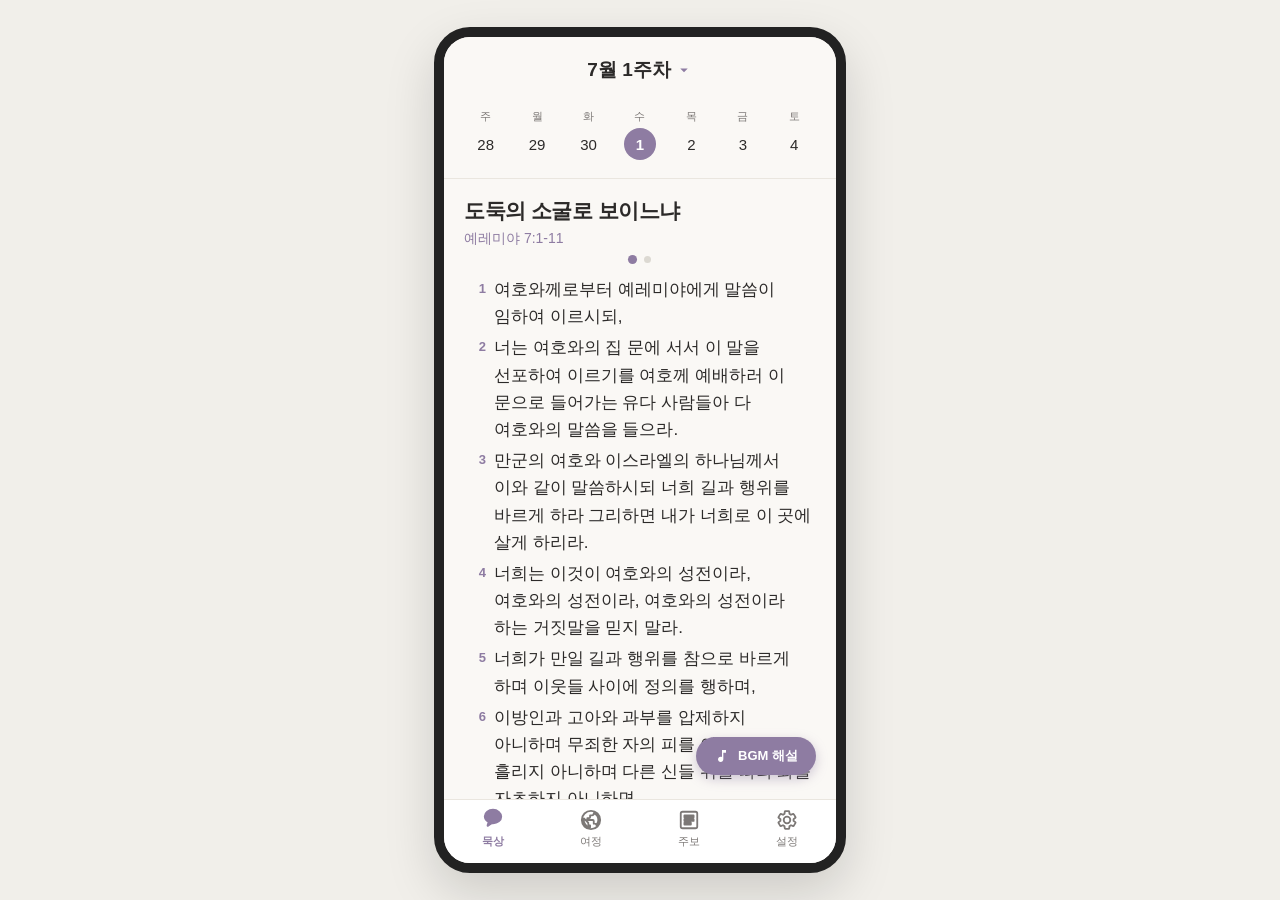
<file: index.html>
<!DOCTYPE html>
<html lang="ko">
<head>
  <meta charset="UTF-8">
  <meta name="viewport" content="width=device-width, initial-scale=1.0, maximum-scale=1.0, user-scalable=no">
  <title>아이워십 (iWorship) QT</title>
  <link rel="stylesheet" href="style.css">
</head>
<body>

  <!-- 데스크톱 브라우저에서 모바일 크기로 보이게 하는 디바이스 쉘 -->
  <div class="device-shell">
    
    <!-- 상단 앱 헤더 영역 (묵상 탭에서 노출) -->
    <header class="app-header" id="app-header">
      <div class="week-selector-container">
        <button class="week-selector-btn" id="week-selector-btn">
          <span id="current-week-label">7월 1주차</span>
          <svg class="icon dropdown-icon" viewBox="0 0 24 24"><path d="M7 10l5 5 5-5z"/></svg>
        </button>
      </div>
      
      <!-- 주간 가로 달력 스트립 -->
      <div class="weekly-strip" id="weekly-strip">
        <!-- JS에서 동적으로 채워짐 -->
      </div>
    </header>

    <!-- 메인 컨텐츠 영역 -->
    <main class="content-container">
      
      <!-- 1. 묵상 스크린 -->
      <section class="screen active" id="screen-meditation">
        <div class="screen-header">
          <h2 class="meditation-title" id="meditation-title">도둑의 소굴로 보이느냐</h2>
          <span class="meditation-ref" id="meditation-ref">예레미야 7:1-11</span>
        </div>
        
        <!-- 말씀 / 기록 페이지 지시자 도트 -->
        <div class="page-indicator">
          <span class="dot active" id="dot-page1" onclick="meditationSwipe(0)"></span>
          <span class="dot" id="dot-page2" onclick="meditationSwipe(1)"></span>
        </div>

        <!-- 슬라이더 컨테이너 -->
        <div class="swipe-viewport">
          <div class="swipe-slider" id="meditation-slider">
            
            <!-- Page 1: 말씀 독서 영역 -->
            <div class="swipe-page" id="meditation-page1">
              <div class="scripture-container" id="scripture-container">
                <!-- JS에서 동적으로 성경 절 렌더링 -->
              </div>
              
              <!-- 말씀 해설 BGM 플로팅 버튼 -->
              <button class="bgm-floating-btn" id="bgm-btn">
                <svg class="icon" viewBox="0 0 24 24"><path d="M12 3v10.55c-.59-.34-1.27-.55-2-.55-2.21 0-4 1.79-4 4s1.79 4 4 4 4-1.79 4-4V7h4V3h-6z"/></svg>
                <span>BGM 해설</span>
              </button>
            </div>
            
            <!-- Page 2: 기록 / 양식 작성 영역 (평일/주일 양식 스위칭) -->
            <div class="swipe-page" id="meditation-page2">
              <div class="forms-scroll-container">
                <!-- 평일/주일 양식이 들어갈 영역 -->
                <div id="meditation-form-content"></div>
                
                <!-- 카카오톡 공유 버튼 -->
                <button class="share-kakao-btn" id="share-kakao-btn">
                  <svg class="icon" viewBox="0 0 24 24"><path d="M12 3c-4.97 0-9 3.185-9 7.115 0 2.547 1.685 4.784 4.22 6.007-.272.935-.98 3.376-1.123 3.886-.18.647.218.638.46.478.188-.124 3.013-2.032 4.195-2.825.405.059.82.09 1.248.09 4.97 0 9-3.186 9-7.116S16.97 3 12 3z"/></svg>
                  <span>오늘의 묵상 카톡 공유하기</span>
                </button>
              </div>
            </div>
            
          </div>
        </div>
      </section>

      <!-- 2. 여정 스크린 (달력 및 기록 피드) -->
      <section class="screen" id="screen-journey">
        <div class="journey-header">
          <h2>나의 묵상 여정</h2>
          <div class="month-selector">
            <span>2026년 7월</span>
          </div>
        </div>
        
        <div class="journey-scroll-area">
          <!-- 달력 그리드 -->
          <div class="calendar-card">
            <div class="calendar-weekdays">
              <div>일</div><div>월</div><div>화</div><div>수</div><div>목</div><div>금</div><div>토</div>
            </div>
            <div class="calendar-days" id="calendar-days-grid">
              <!-- JS에서 동적으로 7월 그리드 생성 -->
            </div>
          </div>
          
          <!-- 통계 카드 -->
          <div class="stats-card">
            <h3>7월 묵상 통계</h3>
            <div class="stats-row">
              <div class="stats-item">
                <span class="stats-num" id="stats-percentage">0%</span>
                <span class="stats-label">묵상 완료율</span>
              </div>
              <div class="stats-item">
                <span class="stats-num" id="stats-count">0일</span>
                <span class="stats-label">완료 일수</span>
              </div>
            </div>
          </div>
          
          <!-- 기록 피드 -->
          <div class="feed-section">
            <div class="feed-filter-bar">
              <button class="filter-chip active" data-filter="all">전체</button>
              <button class="filter-chip" data-filter="gratitude">#감사</button>
              <button class="filter-chip" data-filter="prayer">#기도</button>
              <button class="filter-chip" data-filter="sermon">#설교노트</button>
            </div>
            
            <div class="feed-list" id="feed-list-container">
              <!-- JS에서 기록 피드 렌더링 -->
            </div>
          </div>
        </div>
      </section>

      <!-- 3. 주보 스크린 -->
      <section class="screen" id="screen-bulletin">
        <div class="bulletin-header">
          <h2>교회 주보</h2>
          <select class="bulletin-select" id="bulletin-select">
            <!-- JS에서 동적으로 과거 주보 리스트 채움 -->
          </select>
        </div>
        
        <div class="bulletin-slider-container">
          <div class="bulletin-slider" id="bulletin-slider">
            <!-- 주보 이미지 카드들이 가변으로 로드됨 -->
          </div>
          
          <div class="bulletin-nav">
            <button class="bulletin-nav-btn" id="bulletin-prev-btn">&lt;</button>
            <span class="bulletin-page-indicator" id="bulletin-page-indicator">1 / 1</span>
            <button class="bulletin-nav-btn" id="bulletin-next-btn">&gt;</button>
          </div>
        </div>
      </section>

      <!-- 4. 설정 스크린 -->
      <section class="screen" id="screen-settings">
        <div class="settings-header">
          <h2>설정</h2>
        </div>
        
        <div class="settings-list">
          <div class="settings-group">
            <h3>동기화 및 백업</h3>
            <div class="settings-item">
              <div class="settings-label-desc">
                <span class="settings-title">PC 서버 주소 설정</span>
                <span class="settings-desc">데이터 동기화 및 백업용 서버 URL</span>
              </div>
              <input type="text" class="settings-input" id="server-url-input" value="http://192.168.0.100:8080">
            </div>
            
            <div class="settings-actions">
              <button class="settings-btn primary" id="btn-sync-push">서버에 내 기록 백업하기 (Sync Push)</button>
              <button class="settings-btn" id="btn-sync-pull">서버에서 기록 불러오기 (Sync Pull)</button>
            </div>
          </div>
          
          <div class="settings-group">
            <h3>사용자 환경</h3>
            <div class="settings-item">
              <span class="settings-title">성경 폰트 크기</span>
              <div class="font-size-slider-container">
                <span>가</span>
                <input type="range" class="font-slider" id="font-size-slider" min="14" max="24" value="17">
                <span style="font-size: 20px;">가</span>
              </div>
            </div>
            <div class="settings-item">
              <span class="settings-title">알림 설정</span>
              <label class="switch-toggle">
                <input type="checkbox" checked>
                <span class="slider-round"></span>
              </label>
            </div>
          </div>
        </div>
      </section>

    </main>

    <!-- 하단 탭 내비게이션 바 -->
    <nav class="bottom-nav">
      <button class="nav-item active" data-target="screen-meditation">
        <svg class="nav-icon" viewBox="0 0 24 24">
          <path d="M12 3c-4.97 0-9 3.185-9 7.115 0 2.547 1.685 4.784 4.22 6.007-.272.935-.98 3.376-1.123 3.886-.18.647.218.638.46.478.188-.124 3.013-2.032 4.195-2.825.405.059.82.09 1.248.09 4.97 0 9-3.186 9-7.116S16.97 3 12 3z"/>
        </svg>
        <span>묵상</span>
      </button>
      
      <button class="nav-item" data-target="screen-journey">
        <svg class="nav-icon" viewBox="0 0 24 24">
          <path d="M12 2C6.48 2 2 6.48 2 12s4.48 10 10 10 10-4.48 10-10S17.52 2 12 2zm-1 17.93c-3.95-.49-7-3.85-7-7.93 0-.62.08-1.21.21-1.79L9 15v1c0 1.1.9 2 2 2v1.93zm6.9-2.53c-.26-.81-1-1.4-1.9-1.4h-1v-3c0-.55-.45-1-1-1h-6v-2h2c.55 0 1-.45 1-1V7h2c1.1 0 2-.9 2-2v-.41c2.93 1.19 5 4.06 5 7.41 0 2.08-.8 3.97-2.1 5.4z"/>
        </svg>
        <span>여정</span>
      </button>
      
      <button class="nav-item" data-target="screen-bulletin">
        <svg class="nav-icon" viewBox="0 0 24 24">
          <path d="M19 3H5c-1.1 0-2 .9-2 2v14c0 1.1.9 2 2 2h14c1.1 0 2-.9 2-2V5c0-1.1-.9-2-2-2zm-5 14H7v-2h7v2zm3-4H7v-2h10v2zm0-4H7V7h10v2z"/>
        </svg>
        <span>주보</span>
      </button>
      
      <button class="nav-item" data-target="screen-settings">
        <svg class="nav-icon" viewBox="0 0 24 24">
          <path d="M19.14 12.94c.04-.3.06-.61.06-.94 0-.32-.02-.64-.07-.94l2.03-1.58c.18-.14.23-.41.12-.61l-1.92-3.32c-.12-.22-.37-.29-.59-.22l-2.39.96c-.5-.38-1.03-.7-1.62-.94l-.36-2.54c-.04-.24-.24-.41-.48-.41h-3.84c-.24 0-.43.17-.47.41l-.36 2.54c-.59.24-1.13.57-1.62.94l-2.39-.96c-.22-.08-.47 0-.59.22L2.74 8.87c-.12.21-.08.47.12.61l2.03 1.58c-.05.3-.09.63-.09.94s.02.64.07.94l-2.03 1.58c-.18.14-.23.41-.12.61l1.92 3.32c.12.22.37.29.59.22l2.39-.96c.5.38 1.03.7 1.62.94l.36 2.54c.05.24.24.41.48.41h3.84c.24 0 .44-.17.47-.41l.36-2.54c.59-.24 1.13-.56 1.62-.94l2.39.96c.22.08.47 0 .59-.22l1.92-3.32c.12-.22.07-.47-.12-.61l-2.01-1.58zM12 15.6c-1.98 0-3.6-1.62-3.6-3.6s1.62-3.6 3.6-3.6 3.6 1.62 3.6 3.6-1.62 3.6-3.6 3.6z"/>
        </svg>
        <span>설정</span>
      </button>
    </nav>
    
    <!-- 주간 일정 모달 오버레이 (주차 selector 터치 시 개폐) -->
    <div class="modal-overlay" id="weekly-modal">
      <div class="weekly-modal-card">
        <div class="weekly-modal-header">
          <button class="week-nav-btn" id="modal-prev-week">&lt;</button>
          <h3 id="modal-week-title">7월 1주차</h3>
          <button class="week-nav-btn" id="modal-next-week">&gt;</button>
          <button class="modal-close-btn" id="modal-close-btn">&times;</button>
        </div>
        
        <div class="weekly-modal-body">
          <!-- 캘리그라피 말씀 영역 -->
          <div class="calligraphy-card">
            <div class="calligraphy-image-placeholder" id="modal-calligraphy-container">
              <!-- SVG 캘리그라피와 잎새 일러스트가 동적으로 렌더링됨 -->
            </div>
            <p class="calligraphy-text" id="modal-calligraphy-text">"너희가 만일 길과 행위를 참으로 바르게 하여..."</p>
          </div>
          
          <!-- 주간 일정표 테이블 -->
          <div class="weekly-table-container">
            <h4>주간 말씀 일정</h4>
            <table class="weekly-schedule-table">
              <thead>
                <tr>
                  <th>날짜</th>
                  <th>본문</th>
                  <th>제목</th>
                </tr>
              </thead>
              <tbody id="modal-schedule-tbody">
                <!-- JS에서 동적으로 일정 행 로드 -->
              </tbody>
            </table>
          </div>
        </div>
        
        <div class="weekly-modal-footer">
          <button class="modal-start-btn" id="modal-start-btn">이번 주 QT 시작하기</button>
        </div>
      </div>
    </div>

    <!-- 말씀 BGM 및 해설 바텀 시트 -->
    <div class="bottom-sheet-overlay" id="bgm-sheet">
      <div class="bottom-sheet-card">
        <div class="bottom-sheet-drag-handle"></div>
        <div class="bottom-sheet-header">
          <h3>말씀 BGM (배경 해설)</h3>
          <button class="sheet-close-btn" id="sheet-close-btn">&times;</button>
        </div>
        <div class="bottom-sheet-body" id="bgm-commentary-text">
          <!-- 해설 텍스트 노출 -->
        </div>
      </div>
    </div>

  </div>

  <script src="app.js"></script>
</body>
</html>
</file>
<file: style.css>
/* 기본 리셋 및 웹 특성 설정 */
* {
  box-sizing: border-box;
  margin: 0;
  padding: 0;
  -webkit-tap-highlight-color: transparent;
}

body {
  background-color: #f1efea;
  font-family: -apple-system, BlinkMacSystemFont, "Pretendard", "Segoe UI", Roboto, sans-serif;
  color: #2c2a29;
  display: flex;
  justify-content: center;
  align-items: center;
  min-height: 100vh;
  overflow: hidden;
}

/* 데스크톱 크기에서 모바일 기기 형태로 보여주는 시뮬레이터 */
.device-shell {
  width: 412px;
  height: 846px;
  background-color: #faf8f5;
  border-radius: 36px;
  box-shadow: 0 20px 50px rgba(0, 0, 0, 0.15);
  border: 10px solid #222;
  position: relative;
  display: flex;
  flex-direction: column;
  overflow: hidden;
}

/* 모바일 기기 대응 (반응형) */
@media (max-width: 500px) {
  body {
    background-color: #faf8f5;
  }
  .device-shell {
    width: 100vw;
    height: 100vh;
    border-radius: 0;
    border: none;
    box-shadow: none;
  }
}

/* 아이콘 기본 크기 */
.icon {
  width: 24px;
  height: 24px;
  fill: currentColor;
}

/* 상단 앱 헤더 영역 */
.app-header {
  background-color: #faf8f5;
  padding: 16px 16px 8px 16px;
  border-bottom: 1px solid #eae6df;
  z-index: 10;
}

/* 7월 1주차 ▾ 주차 선택기 (톤앤매너 매칭) */
.week-selector-container {
  display: flex;
  justify-content: center;
  margin-bottom: 12px;
}

.week-selector-btn {
  background: none;
  border: none;
  font-family: -apple-system, BlinkMacSystemFont, "Pretendard", sans-serif;
  font-size: 19px;
  font-weight: 700;
  color: #2c2a29;
  display: flex;
  align-items: center;
  gap: 4px;
  cursor: pointer;
  padding: 4px 12px;
  border-radius: 20px;
  transition: background-color 0.2s;
}

.week-selector-btn:hover {
  background-color: #f0edf7;
}

.dropdown-icon {
  width: 18px;
  height: 18px;
  fill: #8e7ca2;
}

/* 주간 달력 스트립 */
.weekly-strip {
  display: flex;
  justify-content: space-between;
  padding: 4px 0;
}

.weekly-day-item {
  display: flex;
  flex-direction: column;
  align-items: center;
  flex: 1;
  cursor: pointer;
  position: relative;
  padding: 6px 0;
}

.weekly-day-item .day-label {
  font-size: 11px;
  color: #7c7876;
  margin-bottom: 4px;
}

.weekly-day-item .day-num {
  font-size: 15px;
  font-weight: 500;
  width: 32px;
  height: 32px;
  display: flex;
  justify-content: center;
  align-items: center;
  border-radius: 50%;
  transition: all 0.2s;
}

/* 오늘/선택된 날짜 활성화 상태 (연보라 서클) */
.weekly-day-item.active .day-num {
  background-color: #8e7ca2;
  color: #ffffff;
  font-weight: 700;
}

/* QT 작성 완료 시 표출되는 작은 새싹 아이콘 (🌱) */
.weekly-day-item .sprout-indicator {
  position: absolute;
  bottom: -6px;
  font-size: 10px;
  color: #6aa84f;
  opacity: 0;
  transform: scale(0);
  transition: all 0.25s cubic-bezier(0.175, 0.885, 0.32, 1.275);
}

.weekly-day-item.completed .sprout-indicator {
  opacity: 1;
  transform: scale(1);
}

/* 스크린 관리 컨테이너 */
.content-container {
  flex: 1;
  position: relative;
  overflow: hidden;
  background-color: #faf8f5;
  display: flex;
  flex-direction: column;
}

.screen {
  position: absolute;
  top: 0;
  left: 0;
  right: 0;
  bottom: 0;
  display: none;
  flex-direction: column;
  background-color: #faf8f5;
}

.screen.active {
  display: flex;
}

/* 묵상 스크린 레이아웃 */
.screen-header {
  padding: 18px 20px 8px 20px;
}

.meditation-title {
  font-size: 21px;
  font-weight: 800;
  color: #2c2a29;
  letter-spacing: -0.5px;
  margin-bottom: 4px;
}

.meditation-ref {
  font-size: 14px;
  color: #8e7ca2;
  font-weight: 500;
}

/* 페이지 지시자 도트 (● ○) */
.page-indicator {
  display: flex;
  justify-content: center;
  gap: 8px;
  margin-bottom: 12px;
}

.page-indicator .dot {
  width: 7px;
  height: 7px;
  border-radius: 50%;
  background-color: #dcd9d2;
  cursor: pointer;
  transition: all 0.25s;
}

.page-indicator .dot.active {
  background-color: #8e7ca2;
  transform: scale(1.3);
}

/* 스와이프 슬라이더 엔진 */
.swipe-viewport {
  flex: 1;
  overflow: hidden;
  width: 100%;
  position: relative;
}

.swipe-slider {
  display: flex;
  width: 200%;
  height: 100%;
  transition: transform 0.3s cubic-bezier(0.1, 0.76, 0.55, 0.94);
}

.swipe-page {
  width: 50%;
  height: 100%;
  overflow-y: auto;
  padding: 0 20px 24px 20px;
  position: relative;
  display: flex;
  flex-direction: column;
}

/* 성경 구절 독서 공간 (고딕 폰트 및 줄바꿈 최적화) */
.scripture-container {
  font-family: -apple-system, BlinkMacSystemFont, "Pretendard", "Segoe UI", Roboto, "Malgun Gothic", sans-serif;
  font-size: 17px;
  line-height: 1.6;
  color: #2c2a29;
  padding-bottom: 80px; /* BGM 플로팅 버튼 여유 */
}

/* 절 번호 개행 디자인 (여백 없이 줄바꿈만 있게 설정) */
.verse-item {
  margin-bottom: 2px;
  display: flex;
  align-items: flex-start;
  gap: 8px;
  border-radius: 4px;
  padding: 1px 4px;
  transition: background-color 0.2s;
  cursor: pointer;
}

.verse-item:hover {
  background-color: #f4f1ea;
}

.verse-num {
  font-family: -apple-system, sans-serif;
  font-size: 13px;
  font-weight: 700;
  color: #8e7ca2;
  margin-top: 3px;
  width: 18px;
  flex-shrink: 0;
  text-align: right;
}

.verse-text {
  flex: 1;
  word-break: keep-all;
}

/* 절별 인라인 메모 창 */
.verse-note-box {
  background-color: #f3eff7;
  border-left: 3px solid #8e7ca2;
  padding: 8px 12px;
  font-family: -apple-system, sans-serif;
  font-size: 13px;
  border-radius: 0 8px 8px 0;
  margin: 6px 0 10px 26px;
  display: none;
}

.verse-note-box.active {
  display: block;
  animation: slideDown 0.2s ease-out;
}

.verse-note-box textarea {
  width: 100%;
  background: none;
  border: none;
  outline: none;
  resize: none;
  font-size: 13px;
  font-family: inherit;
  color: #2c2a29;
}

/* 플로팅 BGM 해설 버튼 */
.bgm-floating-btn {
  position: absolute;
  bottom: 24px;
  right: 20px;
  background-color: #8e7ca2;
  color: #ffffff;
  border: none;
  border-radius: 24px;
  padding: 10px 18px;
  display: flex;
  align-items: center;
  gap: 8px;
  font-size: 13px;
  font-weight: 700;
  box-shadow: 0 4px 12px rgba(142, 124, 162, 0.4);
  cursor: pointer;
  z-index: 5;
  transition: all 0.2s;
}

.bgm-floating-btn:active {
  transform: scale(0.95);
  box-shadow: 0 2px 6px rgba(142, 124, 162, 0.4);
}

.bgm-floating-btn .icon {
  width: 16px;
  height: 16px;
}

/* 양식 입력 영역 (Page 2) */
.forms-scroll-container {
  height: 100%;
}

.input-card {
  background-color: #ffffff;
  border-radius: 16px;
  padding: 16px;
  margin-bottom: 16px;
  border: 1px solid #eae6df;
  box-shadow: 0 2px 8px rgba(0, 0, 0, 0.02);
}

.input-card h3 {
  font-size: 14px;
  color: #8e7ca2;
  margin-bottom: 8px;
  font-weight: 700;
}

.input-card .q-text {
  font-size: 14px;
  color: #2c2a29;
  font-weight: 500;
  margin-bottom: 10px;
  line-height: 1.5;
}

.input-field {
  width: 100%;
  background-color: #faf8f5;
  border: 1px solid #e5dfd5;
  border-radius: 8px;
  padding: 10px;
  font-size: 14px;
  color: #2c2a29;
  font-family: inherit;
  outline: none;
  resize: none;
  min-height: 50px;
  transition: border-color 0.2s;
}

.input-field:focus {
  border-color: #8e7ca2;
  background-color: #ffffff;
}

/* 주일 IBS 실천 체크박스 */
.ibs-checkbox-group {
  display: flex;
  flex-direction: column;
  gap: 8px;
  margin-top: 10px;
}

.ibs-check-label {
  display: flex;
  align-items: center;
  gap: 8px;
  font-size: 13px;
  color: #4a4846;
  cursor: pointer;
}

.ibs-check-label input {
  accent-color: #8e7ca2;
  width: 16px;
  height: 16px;
}

/* 주일 설교 NOTE 줄눈 형태 데코레이션 */
.sermon-notepad {
  background-color: #faf8f5;
  background-image: repeating-linear-gradient(transparent, transparent 27px, #eae3d5 27px, #eae3d5 28px);
  line-height: 28px;
  min-height: 196px;
  border: 1px solid #e5dfd5;
  border-radius: 8px;
  padding: 0 10px 10px 10px;
  font-size: 14px;
  color: #2c2a29;
  outline: none;
  resize: vertical;
  width: 100%;
  font-family: inherit;
}

/* 카카오톡 공유 버튼 */
.share-kakao-btn {
  width: 100%;
  background-color: #fee500;
  color: #191919;
  border: none;
  border-radius: 12px;
  padding: 14px;
  font-size: 14px;
  font-weight: 700;
  display: flex;
  justify-content: center;
  align-items: center;
  gap: 8px;
  cursor: pointer;
  transition: opacity 0.2s;
  margin-top: 8px;
}

.share-kakao-btn:active {
  opacity: 0.85;
}

.share-kakao-btn .icon {
  width: 18px;
  height: 18px;
  fill: #191919;
}

/* 여정 스크린 레이아웃 */
.journey-header, .bulletin-header, .settings-header {
  padding: 20px 20px 10px 20px;
  display: flex;
  justify-content: space-between;
  align-items: center;
}

.journey-header h2, .bulletin-header h2, .settings-header h2 {
  font-size: 22px;
  font-weight: 800;
}

.month-selector {
  font-size: 15px;
  font-weight: 700;
  color: #8e7ca2;
}

.journey-scroll-area {
  flex: 1;
  overflow-y: auto;
  padding: 0 20px 24px 20px;
}

/* 달력 그리드 */
.calendar-card {
  background-color: #ffffff;
  border-radius: 20px;
  padding: 16px;
  border: 1px solid #eae6df;
  margin-bottom: 16px;
}

.calendar-weekdays {
  display: flex;
  margin-bottom: 8px;
}

.calendar-weekdays div {
  flex: 1;
  text-align: center;
  font-size: 11px;
  font-weight: 700;
  color: #7c7876;
}

.calendar-days {
  display: flex;
  flex-wrap: wrap;
}

.calendar-day-cell {
  width: 14.28%;
  height: 52px;
  display: flex;
  flex-direction: column;
  align-items: center;
  justify-content: center;
  position: relative;
  font-size: 14px;
  cursor: pointer;
}

.calendar-day-cell.other-month {
  color: #c9c5be;
}

.calendar-day-cell .cal-num {
  width: 28px;
  height: 28px;
  display: flex;
  justify-content: center;
  align-items: center;
  border-radius: 50%;
}

.calendar-day-cell.today .cal-num {
  border: 1.5px solid #8e7ca2;
  font-weight: 700;
}

/* 완료된 날짜는 연하게 퍼플 서클 */
.calendar-day-cell.completed .cal-num {
  background-color: #f0edf7;
  color: #8e7ca2;
  font-weight: 700;
}

.calendar-day-cell .cal-sprout {
  font-size: 9px;
  margin-top: 2px;
  color: #6aa84f;
  line-height: 1;
  position: absolute;
  bottom: 2px;
}

/* 묵상 통계 카드 */
.stats-card {
  background-color: #ffffff;
  border-radius: 20px;
  padding: 16px;
  border: 1px solid #eae6df;
  margin-bottom: 20px;
}

.stats-card h3 {
  font-size: 14px;
  color: #8e7ca2;
  margin-bottom: 12px;
}

.stats-row {
  display: flex;
  gap: 16px;
}

.stats-item {
  flex: 1;
  background-color: #faf8f5;
  border-radius: 12px;
  padding: 12px;
  text-align: center;
  border: 1px solid #eae6df;
}

.stats-num {
  font-size: 22px;
  font-weight: 800;
  color: #8e7ca2;
  display: block;
}

.stats-label {
  font-size: 11px;
  color: #7c7876;
  margin-top: 2px;
  display: block;
}

/* 기록 피드 및 해시태그 필터 */
.feed-section h3 {
  font-size: 15px;
  font-weight: 700;
  margin-bottom: 12px;
}

.feed-filter-bar {
  display: flex;
  gap: 8px;
  overflow-x: auto;
  padding-bottom: 12px;
  scrollbar-width: none;
}

.feed-filter-bar::-webkit-scrollbar {
  display: none;
}

.filter-chip {
  background-color: #ffffff;
  border: 1px solid #eae6df;
  border-radius: 16px;
  padding: 6px 14px;
  font-size: 12px;
  font-weight: 600;
  color: #5c5856;
  white-space: nowrap;
  cursor: pointer;
  transition: all 0.2s;
}

.filter-chip.active {
  background-color: #8e7ca2;
  border-color: #8e7ca2;
  color: #ffffff;
}

.feed-list {
  display: flex;
  flex-direction: column;
  gap: 12px;
}

.feed-card {
  background-color: #ffffff;
  border-radius: 16px;
  padding: 16px;
  border: 1px solid #eae6df;
  animation: fadeIn 0.3s ease-out;
}

.feed-card-header {
  display: flex;
  justify-content: space-between;
  margin-bottom: 8px;
  font-size: 12px;
  color: #7c7876;
}

.feed-card-date {
  font-weight: 700;
}

.feed-card-title {
  color: #8e7ca2;
  font-weight: 500;
}

.feed-item-row {
  margin-top: 8px;
  padding-top: 8px;
  border-top: 1px dashed #eee;
  font-size: 13.5px;
}

.feed-item-tag {
  font-size: 11px;
  font-weight: 700;
  color: #8e7ca2;
  background-color: #f0edf7;
  padding: 2px 6px;
  border-radius: 4px;
  margin-right: 6px;
}

.feed-item-text {
  color: #2c2a29;
}

/* 주보 스크린 레이아웃 */
.bulletin-select {
  border: 1px solid #eae6df;
  border-radius: 8px;
  padding: 6px 12px;
  font-size: 13px;
  background-color: #ffffff;
  color: #2c2a29;
  outline: none;
}

.bulletin-slider-container {
  flex: 1;
  display: flex;
  flex-direction: column;
  justify-content: center;
  align-items: center;
  padding: 10px 20px 20px 20px;
}

.bulletin-slider {
  flex: 1;
  width: 100%;
  display: flex;
  overflow: hidden;
  position: relative;
  border-radius: 20px;
  box-shadow: 0 4px 20px rgba(0, 0, 0, 0.05);
  border: 1px solid #eae6df;
}

.bulletin-page {
  position: absolute;
  top: 0;
  left: 0;
  width: 100%;
  height: 100%;
  display: flex;
  justify-content: center;
  align-items: center;
  opacity: 0;
  transition: opacity 0.3s ease-in-out;
  background-color: #ffffff;
  pointer-events: none;
}

.bulletin-page.active {
  opacity: 1;
  pointer-events: auto;
}

.bulletin-page img {
  width: 100%;
  height: 100%;
  object-fit: contain;
}

/* 주보 텍스트 대체/가상 렌더링 카드 (이미지 없을 시 대비) */
.bulletin-mock-card {
  width: 100%;
  height: 100%;
  background-color: #ffffff;
  padding: 24px;
  display: flex;
  flex-direction: column;
  overflow-y: auto;
  align-items: center;
}

.bulletin-mock-card h3 {
  font-size: 20px;
  font-weight: 800;
  color: #2c2a29;
  margin-top: 12px;
  margin-bottom: 4px;
}

.bulletin-mock-card h4 {
  font-size: 15px;
  font-weight: 700;
  color: #8e7ca2;
  margin-bottom: 24px;
}

.bulletin-order-list {
  width: 100%;
  font-size: 13.5px;
  line-height: 1.9;
  color: #4a4846;
}

.bulletin-order-list ol {
  padding-left: 20px;
}

.bulletin-nav {
  display: flex;
  align-items: center;
  gap: 16px;
  margin-top: 16px;
}

.bulletin-nav-btn {
  background-color: #ffffff;
  border: 1px solid #eae6df;
  width: 36px;
  height: 36px;
  border-radius: 50%;
  font-weight: 700;
  cursor: pointer;
  display: flex;
  justify-content: center;
  align-items: center;
  box-shadow: 0 2px 4px rgba(0, 0, 0, 0.05);
}

.bulletin-page-indicator {
  font-size: 13.5px;
  font-weight: 700;
  color: #4a4846;
}

/* 설정 스크린 레이아웃 */
.settings-list {
  flex: 1;
  overflow-y: auto;
  padding: 0 20px 24px 20px;
}

.settings-group {
  margin-bottom: 24px;
}

.settings-group h3 {
  font-size: 12.5px;
  font-weight: 700;
  color: #8e7ca2;
  text-transform: uppercase;
  letter-spacing: 0.5px;
  margin-bottom: 12px;
}

.settings-item {
  background-color: #ffffff;
  border-radius: 16px;
  border: 1px solid #eae6df;
  padding: 16px;
  display: flex;
  justify-content: space-between;
  align-items: center;
  margin-bottom: 10px;
  gap: 16px;
}

.settings-label-desc {
  display: flex;
  flex-direction: column;
}

.settings-title {
  font-size: 14.5px;
  font-weight: 700;
  color: #2c2a29;
}

.settings-desc {
  font-size: 11.5px;
  color: #7c7876;
  margin-top: 2px;
}

.settings-input {
  border: 1px solid #eae6df;
  border-radius: 8px;
  padding: 8px 12px;
  font-size: 13.5px;
  color: #2c2a29;
  outline: none;
  background-color: #faf8f5;
  width: 160px;
  text-align: right;
}

.settings-input:focus {
  border-color: #8e7ca2;
}

.settings-actions {
  display: flex;
  flex-direction: column;
  gap: 10px;
  margin-top: 12px;
}

.settings-btn {
  width: 100%;
  border: 1px solid #eae6df;
  background-color: #ffffff;
  color: #4a4846;
  border-radius: 12px;
  padding: 14px;
  font-size: 14px;
  font-weight: 700;
  cursor: pointer;
  transition: all 0.2s;
}

.settings-btn.primary {
  background-color: #8e7ca2;
  border-color: #8e7ca2;
  color: #ffffff;
}

.settings-btn:active {
  transform: scale(0.98);
  opacity: 0.9;
}

/* 폰트 크기 슬라이더 */
.font-size-slider-container {
  display: flex;
  align-items: center;
  gap: 10px;
  flex: 1;
  justify-content: flex-end;
  font-size: 12px;
  font-weight: 700;
}

.font-slider {
  flex: 1;
  max-width: 120px;
  accent-color: #8e7ca2;
}

/* 토글 스위치 */
.switch-toggle {
  position: relative;
  display: inline-block;
  width: 44px;
  height: 24px;
}

.switch-toggle input {
  opacity: 0;
  width: 0;
  height: 0;
}

.slider-round {
  position: absolute;
  cursor: pointer;
  top: 0;
  left: 0;
  right: 0;
  bottom: 0;
  background-color: #e4e0d9;
  transition: .3s;
  border-radius: 24px;
}

.slider-round:before {
  position: absolute;
  content: "";
  height: 18px;
  width: 18px;
  left: 3px;
  bottom: 3px;
  background-color: white;
  transition: .3s;
  border-radius: 50%;
}

input:checked + .slider-round {
  background-color: #8e7ca2;
}

input:checked + .slider-round:before {
  transform: translateX(20px);
}

/* 하단 탭 네비게이션 바 */
.bottom-nav {
  background-color: #ffffff;
  border-top: 1px solid #eae6df;
  height: 64px;
  display: flex;
  justify-content: space-around;
  align-items: center;
  padding-bottom: 6px; /* 모바일 하단 홈 스와이프바 대응 */
  z-index: 10;
}

.nav-item {
  background: none;
  border: none;
  display: flex;
  flex-direction: column;
  align-items: center;
  justify-content: center;
  color: #7c7876;
  cursor: pointer;
  flex: 1;
  height: 100%;
}

.nav-icon {
  width: 22px;
  height: 22px;
  fill: none;
  stroke: #7c7876;
  stroke-width: 2;
  stroke-linecap: round;
  stroke-linejoin: round;
  transition: all 0.2s;
}

.nav-item.active .nav-icon {
  fill: #8e7ca2;
  stroke: #8e7ca2;
  transform: translateY(-2px);
}

.nav-item span {
  font-size: 10.5px;
  margin-top: 4px;
  font-weight: 500;
  transition: color 0.2s;
}

.nav-item.active span {
  color: #8e7ca2;
  font-weight: 700;
}

/* 주간 일정 모달 오버레이 */
.modal-overlay {
  position: absolute;
  top: 0;
  left: 0;
  right: 0;
  bottom: 0;
  background-color: rgba(0, 0, 0, 0.4);
  display: none;
  justify-content: center;
  align-items: flex-end;
  z-index: 100;
}

.modal-overlay.active {
  display: flex;
}

.weekly-modal-card {
  width: 100%;
  max-height: 80%;
  background-color: #faf8f5;
  border-radius: 28px 28px 0 0;
  display: flex;
  flex-direction: column;
  animation: slideUp 0.3s cubic-bezier(0.1, 0.76, 0.55, 0.94);
  box-shadow: 0 -8px 24px rgba(0, 0, 0, 0.1);
}

.weekly-modal-header {
  padding: 18px 20px;
  border-bottom: 1px solid #eae6df;
  display: flex;
  align-items: center;
  justify-content: space-between;
}

.week-nav-btn {
  background: none;
  border: none;
  font-size: 18px;
  font-weight: 700;
  color: #8e7ca2;
  cursor: pointer;
  padding: 4px 10px;
}

.weekly-modal-header h3 {
  font-size: 18px;
  font-weight: 800;
}

.modal-close-btn {
  background: none;
  border: none;
  font-size: 26px;
  color: #7c7876;
  cursor: pointer;
}

.weekly-modal-body {
  flex: 1;
  overflow-y: auto;
  padding: 20px;
}

.calligraphy-card {
  background-color: #ffffff;
  border-radius: 20px;
  border: 1px solid #eae6df;
  padding: 20px;
  display: flex;
  flex-direction: column;
  align-items: center;
  margin-bottom: 20px;
}

.calligraphy-image-placeholder {
  width: 100%;
  height: 120px;
  display: flex;
  justify-content: center;
  align-items: center;
  margin-bottom: 12px;
}

.calligraphy-text {
  font-family: "KoPub Batang", serif;
  font-size: 15px;
  line-height: 1.5;
  color: #4a4846;
  text-align: center;
  font-weight: 700;
}

.weekly-table-container h4 {
  font-size: 14px;
  color: #8e7ca2;
  margin-bottom: 8px;
}

.weekly-schedule-table {
  width: 100%;
  border-collapse: collapse;
  font-size: 13px;
  background-color: #ffffff;
  border-radius: 12px;
  overflow: hidden;
  border: 1px solid #eae6df;
}

.weekly-schedule-table th {
  background-color: #f7f5f0;
  padding: 10px;
  font-weight: 700;
  color: #7c7876;
  text-align: left;
}

.weekly-schedule-table td {
  padding: 12px 10px;
  border-top: 1px solid #eae6df;
  color: #2c2a29;
  cursor: pointer;
  transition: background-color 0.2s;
}

.weekly-schedule-table tr:hover td {
  background-color: #f0edf7;
}

.weekly-modal-footer {
  padding: 16px 20px 24px 20px;
  border-top: 1px solid #eae6df;
}

.modal-start-btn {
  width: 100%;
  background-color: #8e7ca2;
  color: #ffffff;
  border: none;
  border-radius: 12px;
  padding: 14px;
  font-size: 14.5px;
  font-weight: 700;
  cursor: pointer;
}

/* 말씀 BGM 해설 바텀 시트 */
.bottom-sheet-overlay {
  position: absolute;
  top: 0;
  left: 0;
  right: 0;
  bottom: 0;
  background-color: rgba(0, 0, 0, 0.4);
  display: none;
  justify-content: center;
  align-items: flex-end;
  z-index: 100;
}

.bottom-sheet-overlay.active {
  display: flex;
}

.bottom-sheet-card {
  width: 100%;
  background-color: #faf8f5;
  border-radius: 24px 24px 0 0;
  display: flex;
  flex-direction: column;
  padding: 16px 20px 24px 20px;
  box-shadow: 0 -8px 24px rgba(0, 0, 0, 0.1);
  animation: slideUp 0.25s ease-out;
}

.bottom-sheet-drag-handle {
  width: 36px;
  height: 4px;
  background-color: #dcd9d2;
  border-radius: 2px;
  margin: 0 auto 12px auto;
}

.bottom-sheet-header {
  display: flex;
  justify-content: space-between;
  align-items: center;
  margin-bottom: 14px;
}

.bottom-sheet-header h3 {
  font-size: 17px;
  font-weight: 800;
  color: #2c2a29;
}

.sheet-close-btn {
  background: none;
  border: none;
  font-size: 24px;
  color: #7c7876;
  cursor: pointer;
}

.bottom-sheet-body {
  font-size: 14.5px;
  line-height: 1.6;
  color: #4a4846;
  max-height: 250px;
  overflow-y: auto;
}

/* 키프레임 애니메이션 */
@keyframes slideUp {
  from { transform: translateY(100%); }
  to { transform: translateY(0); }
}

@keyframes slideDown {
  from { opacity: 0; transform: translateY(-10px); }
  to { opacity: 1; transform: translateY(0); }
}

@keyframes fadeIn {
  from { opacity: 0; }
  to { opacity: 1; }
}
</file>
